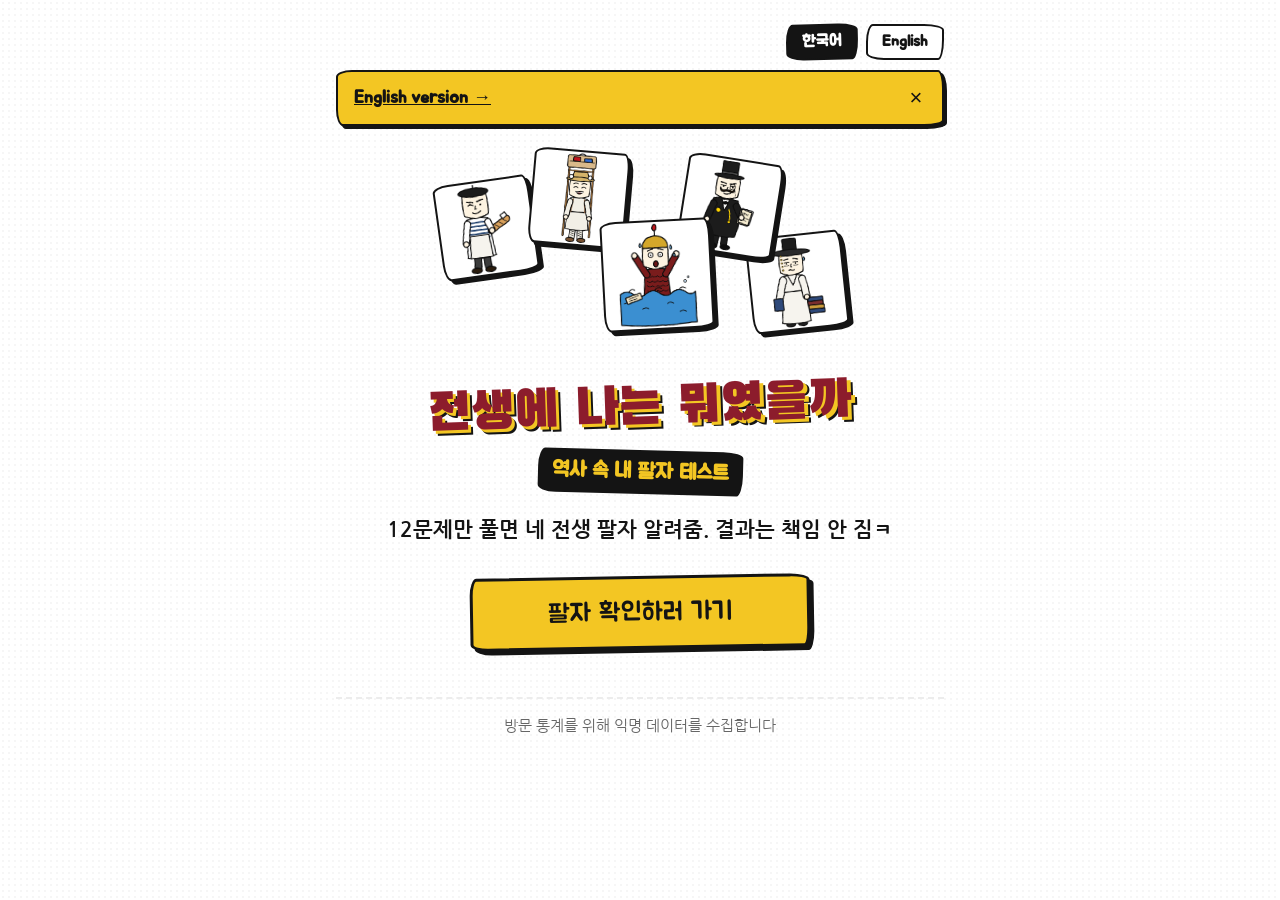
<file: index.html>
<!DOCTYPE html>
<html lang="ko">
<head>
  <meta charset="UTF-8">
  <meta name="viewport" content="width=device-width, initial-scale=1.0">

  <!-- Google Analytics (GA4) 방문 통계
       광고 차단기가 아래 첫 번째 줄을 막아도, gtag 함수는 두 번째 블록에서 직접 만들어 두기 때문에
       사이트는 그대로 작동해요 (기록만 안 될 뿐). -->
  <script async src="https://www.googletagmanager.com/gtag/js?id=G-8WF0LNH1V7"></script>
  <script>
    window.dataLayer = window.dataLayer || [];
    function gtag(){dataLayer.push(arguments);}
    gtag('js', new Date());
    // 주소 끝에 ?debug=1 을 붙여 열면 GA의 DebugView 에서 이벤트를 바로 확인할 수 있어요.
    // language / site_language: 한국어판 'ko' (페이지 방문 기록에도 같이 남아요)
    var gaConfig = { language: 'ko', site_language: 'ko' };
    if (/[?&]debug=1\b/.test(location.search)) gaConfig.debug_mode = true;
    gtag('config', 'G-8WF0LNH1V7', gaConfig);
  </script>
  <title>전생에 나는 뭐였을까 — 역사 속 내 팔자 테스트</title>
  <meta name="description" content="역사 속 내 팔자 테스트">
  <link rel="icon" href="data:image/svg+xml,<svg xmlns='http://www.w3.org/2000/svg' viewBox='0 0 100 100'><text y='.9em' font-size='90'>🔮</text></svg>">

  <!-- 링크 미리보기 (카톡·인스타·페이스북 등에 주소 붙였을 때 뜨는 제목·그림) -->
  <!-- 사이트 주소(GitHub Pages)가 바뀌면 아래 주소 3곳도 같이 바꿔 주세요.
       미리보기 그림을 다시 만들려면 tools/미리보기그림.html 참고 -->
  <meta property="og:url" content="https://koreanracooncoon-spec.github.io/racooncoon/">
  <meta property="og:type" content="website">
  <meta property="og:title" content="전생에 나는 뭐였을까">
  <meta property="og:description" content="역사 속 내 팔자 테스트">
  <meta property="og:image" content="https://koreanracooncoon-spec.github.io/racooncoon/og-image.png">
  <meta property="og:image:width" content="1200">
  <meta property="og:image:height" content="630">
  <meta name="twitter:card" content="summary_large_image">
  <meta name="twitter:title" content="전생에 나는 뭐였을까">
  <meta name="twitter:description" content="역사 속 내 팔자 테스트">
  <meta name="twitter:image" content="https://koreanracooncoon-spec.github.io/racooncoon/og-image.png">
  <meta property="og:locale" content="ko_KR">
  <meta property="og:locale:alternate" content="en_US">

  <!-- 언어판 주소 안내 (검색엔진용): 한국어판은 지금 주소, 영어판은 /en/ -->
  <link rel="canonical" href="https://koreanracooncoon-spec.github.io/racooncoon/">
  <link rel="alternate" hreflang="ko" href="https://koreanracooncoon-spec.github.io/racooncoon/">
  <link rel="alternate" hreflang="en" href="https://koreanracooncoon-spec.github.io/racooncoon/en/">

  <!-- 폰트: 제목은 만화 느낌, 본문은 읽기 편한 고딕 (인터넷이 없으면 기본 글꼴로 보여요) -->
  <link rel="preconnect" href="https://fonts.googleapis.com">
  <link rel="preconnect" href="https://fonts.gstatic.com" crossorigin>
  <link href="https://fonts.googleapis.com/css2?family=Black+Han+Sans&family=Jua&family=Nanum+Gothic:wght@400;700;800&display=swap" rel="stylesheet">
  <!-- ?v=날짜 : 파일을 고치면 이 날짜도 바꿔 주세요. 방문자 브라우저가 예전 파일을 쓰지 않고 새로 받아요. -->
  <link rel="stylesheet" href="style.css?v=20261020">
</head>
<body>
<div id="app">

  <!-- 언어 바꾸기 (누르면 영어판 주소 /en/ 으로 이동) -->
  <nav class="lang-switch" aria-label="Language">
    <span class="lang-btn active" aria-current="page" lang="ko">한국어</span>
    <a class="lang-btn" href="en/" hreflang="en" lang="en">English</a>
  </nav>

  <!-- 브라우저 언어가 한국어가 아닌 사람에게만 뜨는 안내 (자동으로 옮기지는 않음) -->
  <div class="en-hint hidden" id="en-hint" lang="en">
    <a href="en/" hreflang="en">English version →</a>
    <button type="button" class="en-hint-close" id="en-hint-close" aria-label="Close">×</button>
  </div>

  <!-- ========== 1. 시작 화면 ========== -->
  <section class="screen" id="screen-start">
    <div class="collage" id="collage"></div>
    <h1 class="title" id="title"></h1>
    <p class="subtitle" id="subtitle"></p>
    <p class="intro" id="intro"></p>
    <div class="start-wrap">
      <button class="btn btn-main" id="start-btn"></button>
    </div>
  </section>

  <!-- ========== 2. 질문 화면 ========== -->
  <section class="screen hidden" id="screen-quiz">
    <div class="progress-row">
      <div class="progress-track"><div class="progress-fill" id="progress-fill"></div></div>
      <span class="progress-count" id="progress-count"></span>
    </div>
    <p class="progress-comment" id="progress-comment"></p>
    <p class="luck-notice hidden" id="luck-notice"></p>
    <div class="card quiz-card" id="quiz-card">
      <span class="question-num" id="question-num"></span>
      <p class="question-text" id="question-text"></p>
    </div>
    <div class="options" id="options"></div>
  </section>

  <!-- ========== 3. 로딩 화면 ========== -->
  <section class="screen hidden" id="screen-loading">
    <div class="loading-icon">🔮</div>
    <p class="loading-text" id="loading-text"></p>
    <div class="progress-track big"><div class="progress-fill" id="loading-fill"></div></div>
    <p class="loading-pct" id="loading-pct">0%</p>
  </section>

  <!-- ========== 4. 결과 화면 ========== -->
  <section class="screen hidden" id="screen-result">
    <p class="result-label" id="result-label"></p>
    <div class="hero">
      <div class="hero-portrait" id="result-portrait"></div>
      <div class="bubble">
        <p id="bubble-text"></p>
        <p class="bubble-skip" id="bubble-skip"></p>
      </div>
    </div>
    <div class="name-tag">
      <span class="era-chip" id="result-era"></span>
      <h2 id="result-name"></h2>
      <p class="signature" id="result-signature"></p>
    </div>

    <div class="info-grid">
      <div class="card info"><p class="info-title" id="info-job-title">💼 직업</p><p id="info-job"></p></div>
      <div class="card info"><p class="info-title" id="info-money-title">💰 재산</p><p id="info-money"></p><p class="info-sub" id="info-money-now"></p></div>
      <div class="card info"><p class="info-title" id="info-day-title">🕰️ 하루 일과</p><p id="info-day"></p></div>
      <div class="card info"><p class="info-title" id="info-danger-title">☠️ 사망 플래그 위험도</p><p class="stars" id="info-danger"></p><p class="info-sub" id="info-danger-note"></p></div>
    </div>

    <div class="card history">
      <p class="history-title" id="history-title"></p>
      <p id="history-text"></p>
    </div>

    <div class="relations">
      <div class="card relation match" id="match-box"></div>
      <div class="card relation enemy" id="enemy-box"></div>
    </div>

    <div class="card chart-card">
      <p class="chart-title" id="chart-title"></p>
      <div id="chart"></div>
    </div>

    <div class="result-buttons">
      <button class="btn btn-main" id="share-btn"></button>
      <button class="btn btn-sub" id="retry-btn"></button>
    </div>
  </section>

  <!-- 구석 훈수 캐릭터 -->
  <div class="kibitz" id="kibitz" aria-live="polite">
    <div class="kibitz-bubble" id="kibitz-text"></div>
    <div class="kibitz-face">😏</div>
  </div>

  <div class="toast" id="toast"></div>

  <footer class="site-footer" id="footer">방문 통계를 위해 익명 데이터를 수집합니다</footer>
</div>

<!-- 순서 중요: data.js 가 먼저! (영어판은 en/index.html) -->
<script src="data.js?v=20261020"></script>
<script src="script.js?v=20261020"></script>
</body>
</html>
</file>
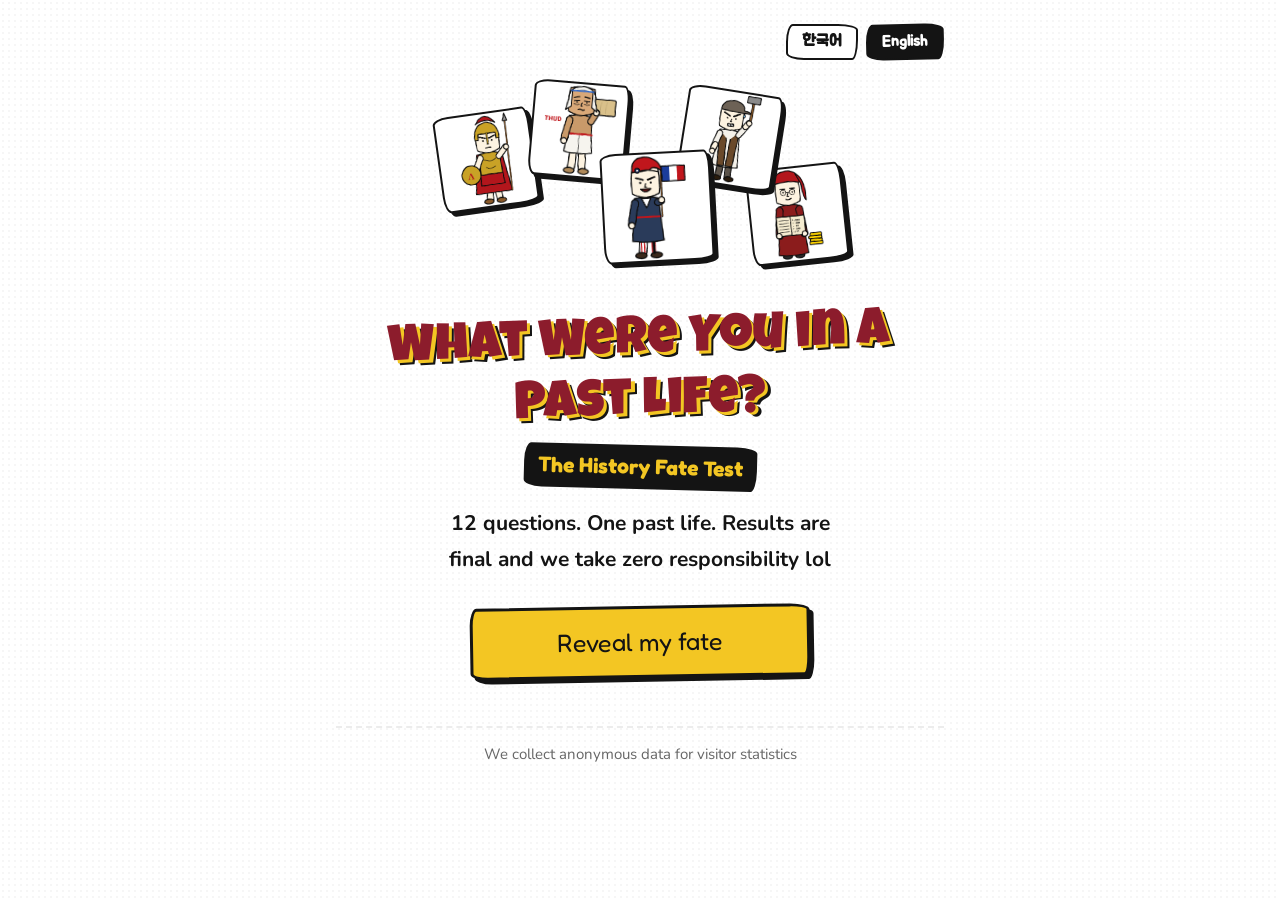
<file: en/index.html>
<!DOCTYPE html>
<html lang="en">
<head>
  <meta charset="UTF-8">
  <meta name="viewport" content="width=device-width, initial-scale=1.0">

  <!-- 영어판 페이지 (주소 끝 /en/). 그림·스타일·스크립트는 한 칸 위 폴더의 파일을 같이 써요 -->
  <script>window.ASSET_BASE = "../";</script>

  <!-- Google Analytics (GA4) 방문 통계 (한국어판과 같은 아이디)
       광고 차단기가 아래 첫 번째 줄을 막아도, gtag 함수는 두 번째 블록에서 직접 만들어 두기 때문에
       사이트는 그대로 작동해요 (기록만 안 될 뿐). -->
  <script async src="https://www.googletagmanager.com/gtag/js?id=G-8WF0LNH1V7"></script>
  <script>
    window.dataLayer = window.dataLayer || [];
    function gtag(){dataLayer.push(arguments);}
    gtag('js', new Date());
    // 주소 끝에 ?debug=1 을 붙여 열면 GA의 DebugView 에서 이벤트를 바로 확인할 수 있어요.
    // language / site_language: 영어판 'en' (페이지 방문 기록에도 같이 남아요)
    var gaConfig = { language: 'en', site_language: 'en' };
    if (/[?&]debug=1\b/.test(location.search)) gaConfig.debug_mode = true;
    gtag('config', 'G-8WF0LNH1V7', gaConfig);
  </script>
  <title>What Were You in a Past Life? — The History Fate Test</title>
  <meta name="description" content="12 questions. One past life. Find out who you were in history — no refunds.">
  <link rel="icon" href="data:image/svg+xml,<svg xmlns='http://www.w3.org/2000/svg' viewBox='0 0 100 100'><text y='.9em' font-size='90'>🔮</text></svg>">

  <!-- 링크 미리보기 (카톡·인스타·페이스북 등에 주소 붙였을 때 뜨는 제목·그림) -->
  <!-- 영어판 미리보기. 사이트 주소(GitHub Pages)가 바뀌면 아래 주소들도 같이 바꿔 주세요.
       미리보기 그림(en/og-image.png)을 다시 만들려면 tools/미리보기그림만들기.bat 참고 -->
  <meta property="og:url" content="https://koreanracooncoon-spec.github.io/racooncoon/en/">
  <meta property="og:type" content="website">
  <meta property="og:title" content="What Were You in a Past Life?">
  <meta property="og:description" content="The History Fate Test — 12 questions, one past life, zero refunds.">
  <meta property="og:image" content="https://koreanracooncoon-spec.github.io/racooncoon/en/og-image.png">
  <meta property="og:image:width" content="1200">
  <meta property="og:image:height" content="630">
  <meta name="twitter:card" content="summary_large_image">
  <meta name="twitter:title" content="What Were You in a Past Life?">
  <meta name="twitter:description" content="The History Fate Test — 12 questions, one past life, zero refunds.">
  <meta name="twitter:image" content="https://koreanracooncoon-spec.github.io/racooncoon/en/og-image.png">
  <meta property="og:locale" content="en_US">
  <meta property="og:locale:alternate" content="ko_KR">

  <!-- 언어판 주소 안내 (검색엔진용): 한국어판은 지금 주소, 영어판은 /en/ -->
  <link rel="canonical" href="https://koreanracooncoon-spec.github.io/racooncoon/en/">
  <link rel="alternate" hreflang="ko" href="https://koreanracooncoon-spec.github.io/racooncoon/">
  <link rel="alternate" hreflang="en" href="https://koreanracooncoon-spec.github.io/racooncoon/en/">

  <!-- 폰트: 제목 Luckiest Guy, 버튼 Fredoka, 본문 Nunito (+ 언어 버튼의 "한국어"용 Jua) -->
  <link rel="preconnect" href="https://fonts.googleapis.com">
  <link rel="preconnect" href="https://fonts.gstatic.com" crossorigin>
  <link href="https://fonts.googleapis.com/css2?family=Jua&family=Luckiest+Guy&family=Fredoka:wght@600;700&family=Nunito:wght@700;800&display=swap" rel="stylesheet">
  <!-- ?v=날짜 : 파일을 고치면 이 날짜도 바꿔 주세요. 방문자 브라우저가 예전 파일을 쓰지 않고 새로 받아요. -->
  <link rel="stylesheet" href="../style.css?v=20261020">
</head>
<body>
<div id="app">

  <!-- 언어 바꾸기 (누르면 한국어판 주소로 이동) -->
  <nav class="lang-switch" aria-label="Language">
    <a class="lang-btn" href="../" hreflang="ko" lang="ko">한국어</a>
    <span class="lang-btn active" aria-current="page" lang="en">English</span>
  </nav>

  <!-- ========== 1. 시작 화면 ========== -->
  <section class="screen" id="screen-start">
    <div class="collage" id="collage"></div>
    <h1 class="title" id="title"></h1>
    <p class="subtitle" id="subtitle"></p>
    <p class="intro" id="intro"></p>
    <div class="start-wrap">
      <button class="btn btn-main" id="start-btn"></button>
    </div>
  </section>

  <!-- ========== 2. 질문 화면 ========== -->
  <section class="screen hidden" id="screen-quiz">
    <div class="progress-row">
      <div class="progress-track"><div class="progress-fill" id="progress-fill"></div></div>
      <span class="progress-count" id="progress-count"></span>
    </div>
    <p class="progress-comment" id="progress-comment"></p>
    <p class="luck-notice hidden" id="luck-notice"></p>
    <div class="card quiz-card" id="quiz-card">
      <span class="question-num" id="question-num"></span>
      <p class="question-text" id="question-text"></p>
    </div>
    <div class="options" id="options"></div>
  </section>

  <!-- ========== 3. 로딩 화면 ========== -->
  <section class="screen hidden" id="screen-loading">
    <div class="loading-icon">🔮</div>
    <p class="loading-text" id="loading-text"></p>
    <div class="progress-track big"><div class="progress-fill" id="loading-fill"></div></div>
    <p class="loading-pct" id="loading-pct">0%</p>
  </section>

  <!-- ========== 4. 결과 화면 ========== -->
  <section class="screen hidden" id="screen-result">
    <p class="result-label" id="result-label"></p>
    <div class="hero">
      <div class="hero-portrait" id="result-portrait"></div>
      <div class="bubble">
        <p id="bubble-text"></p>
        <p class="bubble-skip" id="bubble-skip"></p>
      </div>
    </div>
    <div class="name-tag">
      <span class="era-chip" id="result-era"></span>
      <h2 id="result-name"></h2>
      <p class="signature" id="result-signature"></p>
    </div>

    <div class="info-grid">
      <div class="card info"><p class="info-title" id="info-job-title">💼 Job</p><p id="info-job"></p></div>
      <div class="card info"><p class="info-title" id="info-money-title">💰 Net worth</p><p id="info-money"></p><p class="info-sub" id="info-money-now"></p></div>
      <div class="card info"><p class="info-title" id="info-day-title">🕰️ Daily routine</p><p id="info-day"></p></div>
      <div class="card info"><p class="info-title" id="info-danger-title">☠️ Death flag risk</p><p class="stars" id="info-danger"></p><p class="info-sub" id="info-danger-note"></p></div>
    </div>

    <div class="card history">
      <p class="history-title" id="history-title"></p>
      <p id="history-text"></p>
    </div>

    <div class="relations">
      <div class="card relation match" id="match-box"></div>
      <div class="card relation enemy" id="enemy-box"></div>
    </div>

    <div class="card chart-card">
      <p class="chart-title" id="chart-title"></p>
      <div id="chart"></div>
    </div>

    <div class="result-buttons">
      <button class="btn btn-main" id="share-btn"></button>
      <button class="btn btn-sub" id="retry-btn"></button>
    </div>
  </section>

  <!-- 구석 훈수 캐릭터 -->
  <div class="kibitz" id="kibitz" aria-live="polite">
    <div class="kibitz-bubble" id="kibitz-text"></div>
    <div class="kibitz-face">😏</div>
  </div>

  <div class="toast" id="toast"></div>

  <footer class="site-footer" id="footer">We collect anonymous data for visitor statistics</footer>
</div>

<!-- 순서 중요: data_en.js 가 먼저! (한국어판은 ../index.html) -->
<script src="../data_en.js?v=20261020"></script>
<script src="../script.js?v=20261020"></script>
</body>
</html>
</file>
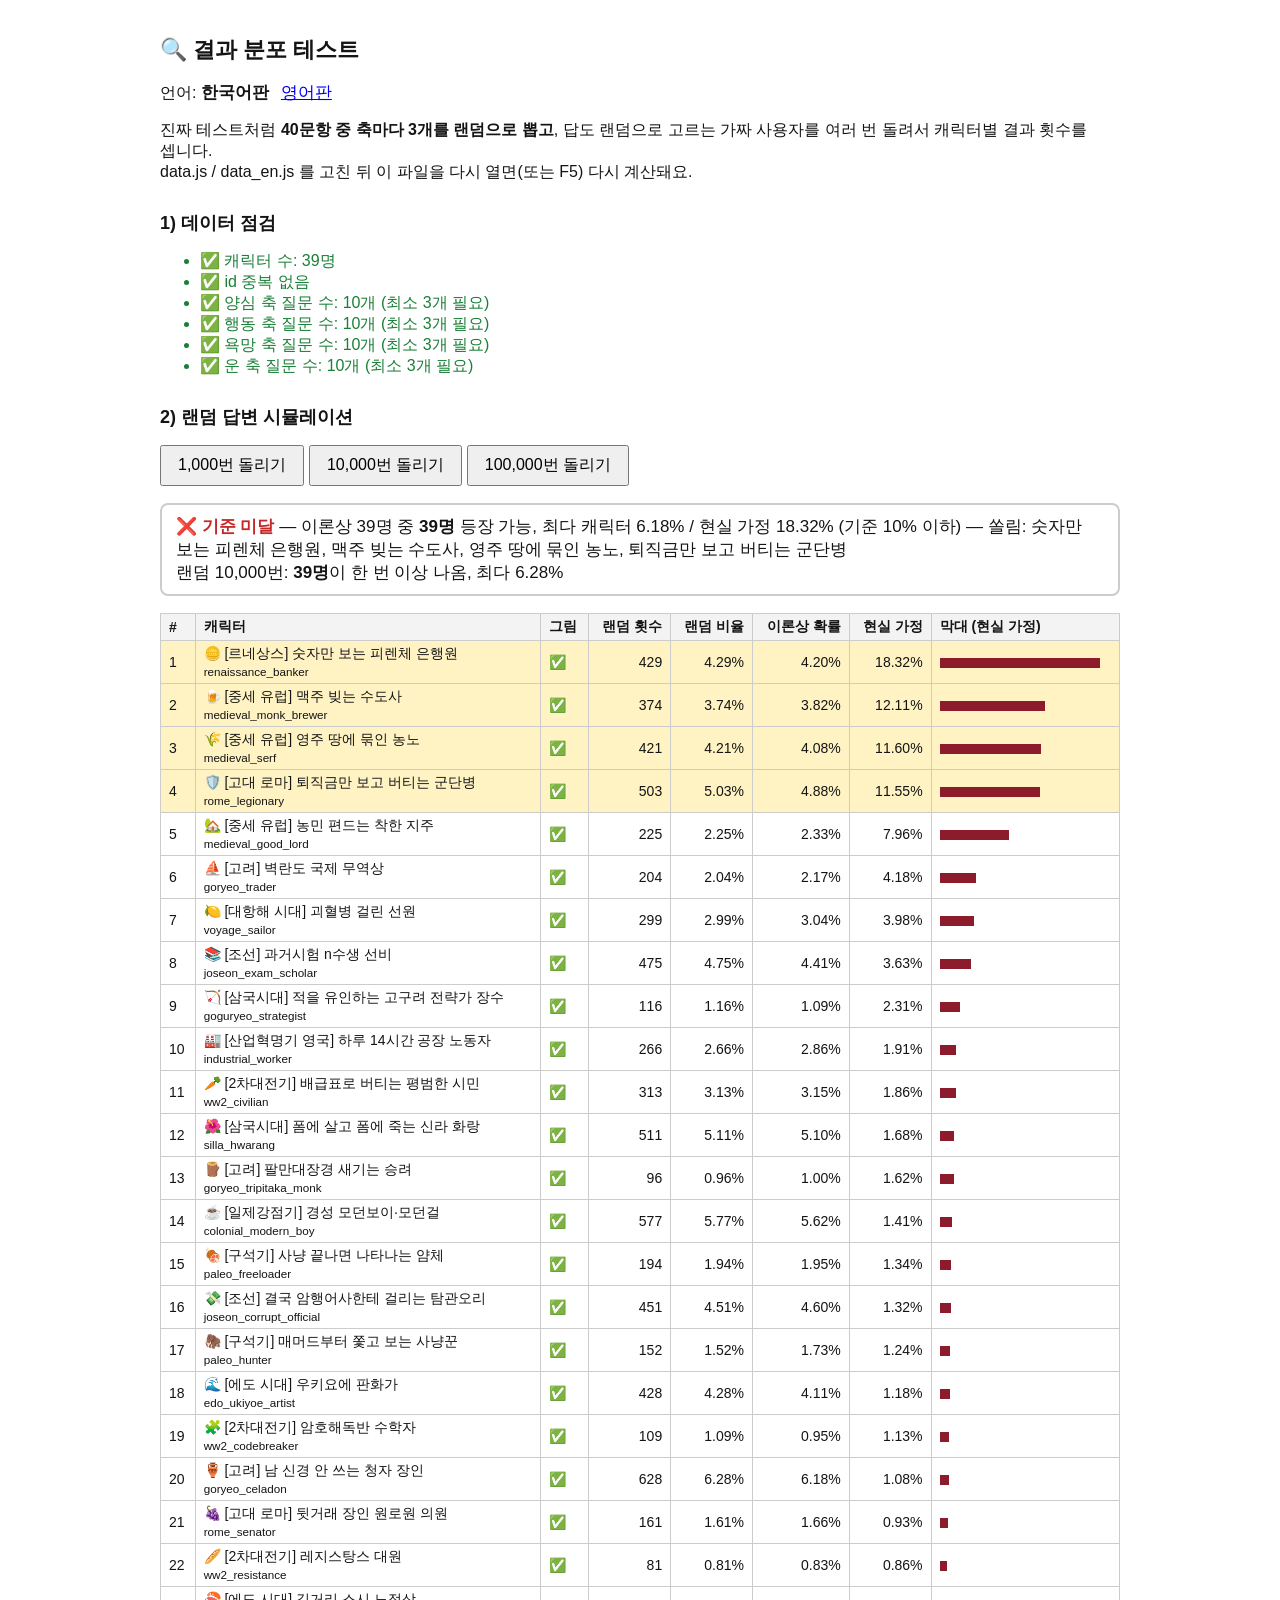
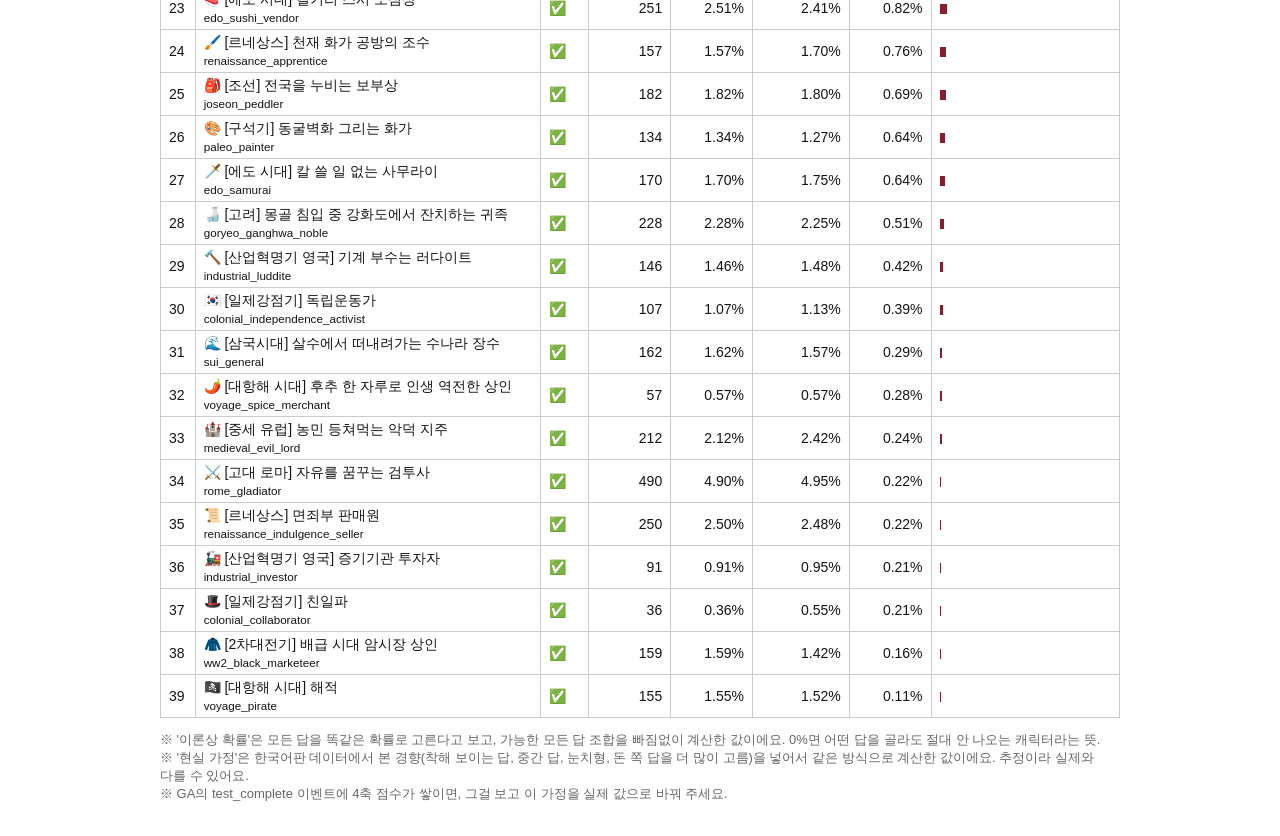
<file: test.html>
<!DOCTYPE html>
<html lang="ko">
<head>
<meta charset="UTF-8">
<meta name="viewport" content="width=device-width, initial-scale=1.0">
<title>결과 분포 테스트</title>
<style>
  body { font-family: "Malgun Gothic", sans-serif; max-width: 960px; margin: 0 auto; padding: 20px 16px; background: #fff; color: #141414; word-break: keep-all; }
  h1 { font-size: 22px; }
  h2 { font-size: 18px; margin-top: 28px; }
  table { border-collapse: collapse; width: 100%; font-size: 14px; }
  th, td { border: 1px solid #ccc; padding: 4px 8px; text-align: left; }
  th { background: #f3f3f3; }
  .bar { display: inline-block; height: 10px; background: #8c1c2c; vertical-align: middle; }
  .zero { background: #ffe1e1; }
  .over { background: #fff3c4; }
  .ok { color: #1a7f37; } .bad { color: #c62828; font-weight: bold; }
  button { font-size: 16px; padding: 8px 16px; cursor: pointer; }
  .num { text-align: right; white-space: nowrap; }
  .verdict { font-size: 17px; padding: 10px 14px; border: 2px solid #ccc; border-radius: 8px; }
  .langs a { margin-right: 12px; font-size: 17px; }
  .langs a.on { font-weight: bold; color: #141414; text-decoration: none; }
</style>
</head>
<body>
<h1>🔍 결과 분포 테스트</h1>
<p class="langs">언어: <a href="?lang=ko" id="lk">한국어판</a><a href="?lang=en" id="le">영어판</a></p>
<p>진짜 테스트처럼 <b>40문항 중 축마다 3개를 랜덤으로 뽑고</b>, 답도 랜덤으로 고르는 가짜 사용자를 여러 번 돌려서 캐릭터별 결과 횟수를 셉니다.<br>
data.js / data_en.js 를 고친 뒤 이 파일을 다시 열면(또는 F5) 다시 계산돼요.</p>

<h2>1) 데이터 점검</h2>
<ul id="checks"></ul>

<h2>2) 랜덤 답변 시뮬레이션</h2>
<p>
  <button onclick="runSim(1000)">1,000번 돌리기</button>
  <button onclick="runSim(10000)">10,000번 돌리기</button>
  <button onclick="runSim(100000)">100,000번 돌리기</button>
</p>
<p class="verdict" id="verdict"></p>
<table>
  <thead><tr><th>#</th><th>캐릭터</th><th>그림</th><th class="num">랜덤 횟수</th><th class="num">랜덤 비율</th><th class="num">이론상 확률</th><th class="num">현실 가정</th><th>막대 (현실 가정)</th></tr></thead>
  <tbody id="rows"></tbody>
</table>
<p style="font-size:13px;color:#666">※ '이론상 확률'은 모든 답을 똑같은 확률로 고른다고 보고, 가능한 모든 답 조합을 빠짐없이 계산한 값이에요. 0%면 어떤 답을 골라도 절대 안 나오는 캐릭터라는 뜻.<br>
※ '현실 가정'은 한국어판 데이터에서 본 경향(착해 보이는 답, 중간 답, 눈치형, 돈 쪽 답을 더 많이 고름)을 넣어서 같은 방식으로 계산한 값이에요. 추정이라 실제와 다를 수 있어요.<br>
※ GA의 test_complete 이벤트에 4축 점수가 쌓이면, 그걸 보고 이 가정을 실제 값으로 바꿔 주세요.</p>

<script src="data.js"></script>
<script src="data_en.js"></script>
<script src="script.js"></script>
<script>
// computeAxes, findCharacter, buildQuiz, AXIS_KEYS 는 script.js 에 있는 것을 그대로 씀
const LANG = new URLSearchParams(location.search).get("lang") === "en" ? "en" : "ko";
PastLife.setLang(LANG);
const { CHARACTERS: CH, QUESTIONS: QS, AXES: AX, imageDir } = PastLife.data();
document.getElementById(LANG === "en" ? "le" : "lk").classList.add("on");
const LIMIT = LANG === "en" ? 0.08 : 0.10;   // 한 캐릭터가 이 비율을 넘으면 '쏠림'

// '현실 가정' 답 고르는 확률 [-2, -1, +1, +2 순서]
const REALISTIC = {
  conscience: [0.05, 0.15, 0.45, 0.35],  // 착해 보이는 답을 많이 고름
  action:     [0.30, 0.35, 0.25, 0.10],  // 눈치형 쪽
  desire:     [0.10, 0.25, 0.40, 0.25],  // 돈 쪽
  luck:       [0.15, 0.30, 0.40, 0.15]   // 중간 답
};
const UNIFORM = { conscience: [.25, .25, .25, .25], action: [.25, .25, .25, .25], desire: [.25, .25, .25, .25], luck: [.25, .25, .25, .25] };

// ---------- 1) 데이터 점검 ----------
const checks = [];
const ids = CH.map(c => c.id);
checks.push([true, `캐릭터 수: ${CH.length}명`]);
const dup = ids.filter((id, i) => ids.indexOf(id) !== i);
checks.push([dup.length === 0, dup.length ? `겹치는 id: ${dup.join(", ")}` : "id 중복 없음"]);
AXIS_KEYS.forEach(k => {
  const n = QS.filter(q => q.axis === k).length;
  checks.push([n >= PER_AXIS, `${AX[k].name} 축 질문 수: ${n}개 (최소 ${PER_AXIS}개 필요)`]);
});
QS.forEach((q, i) => {
  if (!AXIS_KEYS.includes(q.axis)) checks.push([false, `${i + 1}번째 질문의 axis 가 잘못됨: ${q.axis}`]);
  const s = q.options.map(o => o.score).sort((a, b) => a - b).join(",");
  if (s !== "-2,-1,1,2") checks.push([false, `"${q.q}" 점수가 -2,-1,1,2 가 아님 (${s})`]);
});
const vecs = {};
CH.forEach(c => {
  ["match", "enemy"].forEach(r => {
    if (!c[r] || !ids.includes(c[r].id)) checks.push([false, `${c.id} 의 ${r} id 가 없음: ${c[r] && c[r].id}`]);
  });
  const v = AXIS_KEYS.map(k => c.scores[k]).join(",");
  if (vecs[v]) checks.push([false, `점수가 완전히 같은 캐릭터: ${vecs[v]} / ${c.id}`]);
  vecs[v] = c.id;
});
document.getElementById("checks").innerHTML = checks
  .map(([ok, msg]) => `<li class="${ok ? "ok" : "bad"}">${ok ? "✅" : "❌"} ${msg}</li>`).join("");

// ---------- 이론상 확률 (모든 조합 정확 계산) ----------
// 어떤 질문이 뽑혀도 선택지 점수는 -2,-1,+1,+2 한 세트라서,
// 축마다 '3문제 점수 합'의 분포(64가지 조합)만 알면 정확히 계산할 수 있어요.
const OPTS = [-2, -1, 1, 2];
function sumDist(p) {
  const d = {};
  (function rec(j, s, w) {
    if (j === PER_AXIS) { d[s] = (d[s] || 0) + w; return; }
    OPTS.forEach((o, i) => rec(j + 1, s + o, w * p[i]));
  })(0, 0, 1);
  return d;
}
function exactShares(probs) {
  const dists = AXIS_KEYS.map(k => sumDist(probs[k]));
  const out = {};
  (function rec(j, sums, w) {
    if (j === AXIS_KEYS.length) {
      // computeAxes 에 그대로 넣을 수 있게 '가짜 답' 목록으로 만들기 (합만 같으면 결과 같음)
      const picks = [];
      AXIS_KEYS.forEach((k, i) => {
        for (let n = 0; n < PER_AXIS; n++) picks.push({ axis: k, score: n === 0 ? sums[i] : 0 });
      });
      const c = findCharacter(computeAxes(picks));
      out[c.id] = (out[c.id] || 0) + w;
      return;
    }
    for (const s in dists[j]) rec(j + 1, [...sums, Number(s)], w * dists[j][s]);
  })(0, [], 1);
  return out;
}
const exact = exactShares(UNIFORM);
const real = exactShares(REALISTIC);

// ---------- 그림 있는지 확인 ----------
const hasImage = {};
CH.forEach(c => {
  const img = new Image();
  img.onload = () => { hasImage[c.id] = true; render(); };
  img.onerror = () => { hasImage[c.id] = false; render(); };
  img.src = imageDir + c.id + ".png";
});

// ---------- 2) 랜덤 시뮬레이션 (진짜 테스트와 똑같이 문제 뽑기) ----------
let lastCounts = {}, lastN = 0;
function runSim(n) {
  const counts = {};
  for (let t = 0; t < n; t++) {
    const quiz = buildQuiz();
    const picks = quiz.map(q => {
      const opt = q.options[Math.floor(Math.random() * q.options.length)];
      return { axis: q.axis, score: opt.score };
    });
    const c = findCharacter(computeAxes(picks));
    counts[c.id] = (counts[c.id] || 0) + 1;
  }
  lastCounts = counts; lastN = n;
  render();
}

function render() {
  const n = lastN, counts = lastCounts;
  const rows = CH.map(c => ({ c, cnt: counts[c.id] || 0, p: exact[c.id] || 0, r: real[c.id] || 0 }))
    .sort((a, b) => b.r - a.r);
  const maxR = Math.max(...rows.map(r => r.r));
  document.getElementById("rows").innerHTML = rows.map((r, i) => `
    <tr class="${r.p === 0 ? "zero" : (r.p > LIMIT || r.r > LIMIT) ? "over" : ""}">
      <td>${i + 1}</td>
      <td>${r.c.emoji} [${r.c.era}] ${r.c.name}<br><small>${r.c.id}</small></td>
      <td>${hasImage[r.c.id] === undefined ? "…" : hasImage[r.c.id] ? "✅" : "없음"}</td>
      <td class="num">${n ? r.cnt.toLocaleString() : "-"}</td>
      <td class="num">${n ? ((r.cnt / n) * 100).toFixed(2) + "%" : "-"}</td>
      <td class="num">${(r.p * 100).toFixed(2)}%</td>
      <td class="num">${(r.r * 100).toFixed(2)}%</td>
      <td><span class="bar" style="width:${(r.r / maxR) * 160}px"></span></td>
    </tr>`).join("");

  const appeared = rows.filter(r => r.cnt > 0).length;
  const never = rows.filter(r => r.p === 0);
  const over = rows.filter(r => r.p > LIMIT || r.r > LIMIT);
  const maxP = Math.max(...rows.map(r => r.p));
  const simMax = rows.reduce((m, r) => Math.max(m, r.cnt / (n || 1)), 0);
  const allOk = never.length === 0 && over.length === 0;
  document.getElementById("verdict").innerHTML =
    `<b class="${allOk ? "ok" : "bad"}">${allOk ? "✅ 통과" : "❌ 기준 미달"}</b> — ` +
    `이론상 ${CH.length}명 중 <b>${CH.length - never.length}명</b> 등장 가능` +
    (never.length ? ` (절대 안 나옴: ${never.map(r => r.c.name).join(", ")})` : "") +
    `, 최다 캐릭터 ${(maxP * 100).toFixed(2)}% / 현실 가정 ${(maxR * 100).toFixed(2)}% (기준 ${LIMIT * 100}% 이하)` +
    (over.length ? ` — 쏠림: ${over.map(r => r.c.name).join(", ")}` : "") +
    `<br>랜덤 ${n.toLocaleString()}번: <b>${appeared}명</b>이 한 번 이상 나옴, 최다 ${(simMax * 100).toFixed(2)}%`;
}

runSim(10000);
</script>
</body>
</html>
</file>
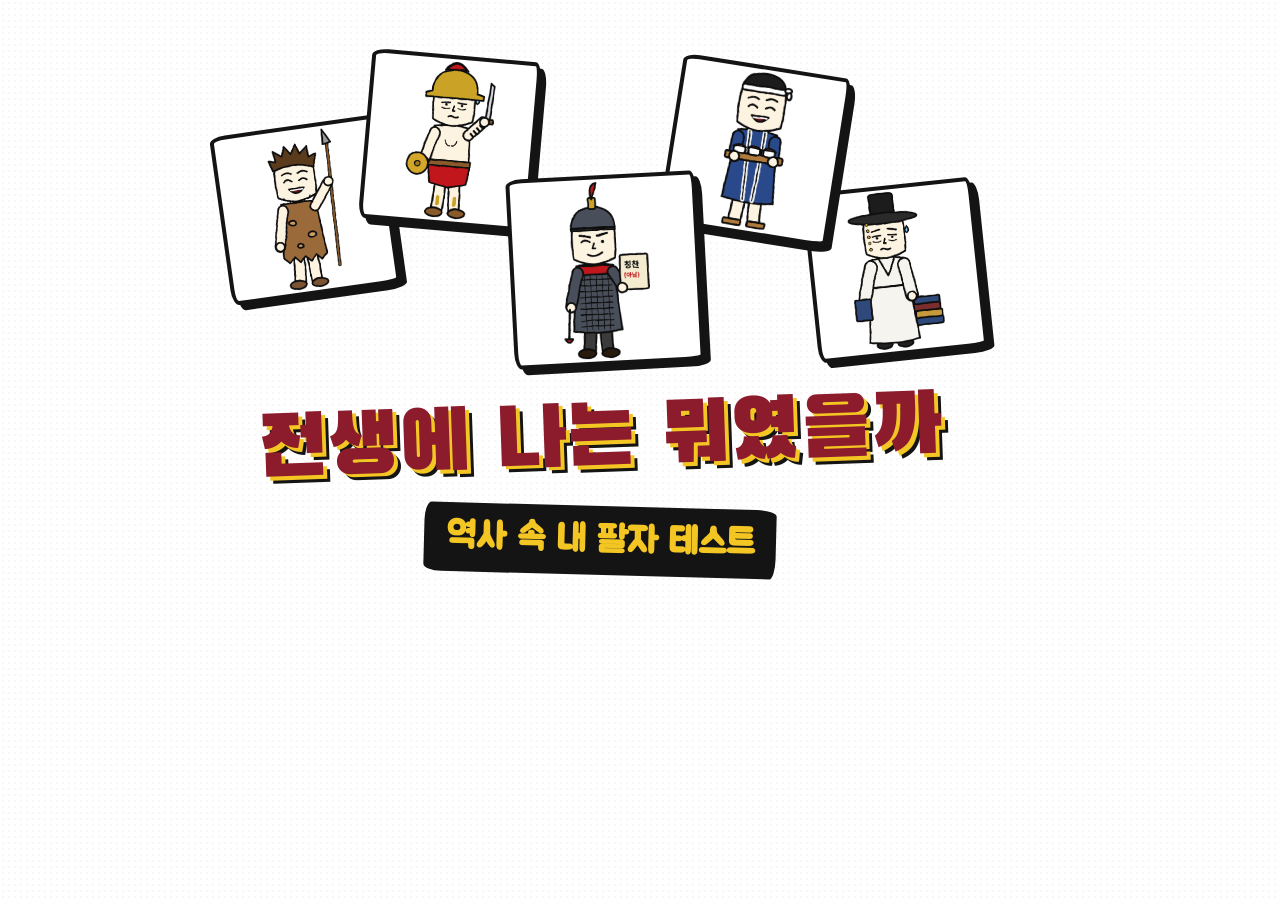
<file: tools/미리보기그림.html>
<!DOCTYPE html>
<html lang="ko">
<head>
<meta charset="UTF-8">
<title>미리보기 그림 (1200×630)</title>
<!--
  링크 미리보기용 그림(og-image.png)을 만드는 페이지예요.
  첫 화면처럼 캐릭터 그림을 비뚤게 모아 두고 제목을 얹었어요.

  ▶ 그림 다시 만들기: 같은 폴더의 "미리보기그림만들기.bat" 더블클릭
    → 한국어판 og-image.png, 영어판 en/og-image.png 가 새로 저장돼요.
  ▶ 주소 끝에 #en 을 붙이면 영어판 그림이 나와요.
  ▶ 들어갈 캐릭터를 바꾸고 싶으면 아래 PICKS 의 아이디만 바꾸세요.
-->
<link rel="preconnect" href="https://fonts.googleapis.com">
<link rel="preconnect" href="https://fonts.gstatic.com" crossorigin>
<link href="https://fonts.googleapis.com/css2?family=Black+Han+Sans&family=Jua&family=Nanum+Gothic:wght@700&family=Luckiest+Guy&family=Fredoka:wght@600;700&display=swap" rel="stylesheet">
<link rel="stylesheet" href="../style.css">
<style>
  html, body { margin: 0; width: 1200px; height: 630px; overflow: hidden; }
  .og {
    width: 1200px; height: 630px;
    display: flex; flex-direction: column; align-items: center; justify-content: center;
    text-align: center;
  }
  .og .collage { height: 330px; width: 760px; max-width: none; margin: 0 auto 6px; }
  .og .collage-item { width: 170px !important; height: 170px !important; border-width: 4px; box-shadow: 6px 6px 0 var(--ink); }
  .og .collage-item.pos0 { left: 0;   top: 70px; }
  .og .collage-item.pos1 { left: 145px; top: 0; }
  .og .collage-item.pos2 { left: 290px; top: 120px; width: 190px !important; height: 190px !important; }
  .og .collage-item.pos3 { left: 450px; top: 10px; }
  .og .collage-item.pos4 { left: 590px; top: 130px; }
  .og .title { font-size: 84px; margin-bottom: 14px; text-shadow: 4px 4px 0 var(--gold), 7px 7px 0 var(--ink); }
  .og .subtitle { font-size: 36px; padding: 4px 22px; margin: 0; }
  html[lang="en"] .og .title { font-size: 70px; }
</style>
</head>
<body>
<div class="og">
  <div class="collage" id="collage"></div>
  <h1 class="title">전생에 나는 뭐였을까</h1>
  <p class="subtitle">역사 속 내 팔자 테스트</p>
</div>
<script>
  const EN = location.hash === "#en";
  const PICKS = EN
    ? ["viking_raider", "greece_philosopher", "twenties_flapper", "medieval_plague_doctor", "voyage_pirate"]
    : ["paleo_hunter", "rome_gladiator", "goguryeo_strategist", "edo_sushi_vendor", "joseon_exam_scholar"];
  if (EN) {
    document.documentElement.lang = "en";
    document.querySelector(".og .title").textContent = "What Were You in a Past Life?";
    document.querySelector(".og .subtitle").textContent = "The History Fate Test";
  }
  const box = document.getElementById("collage");
  PICKS.forEach((id, i) => {
    const p = document.createElement("div");
    p.className = "portrait small collage-item pos" + i;
    const img = document.createElement("img");
    img.src = (EN ? "../images/en/" : "../images/") + id + ".png";
    p.appendChild(img);
    box.appendChild(p);
  });
</script>
</body>
</html>
</file>
<file: style.css>
/* =====================================================================
   style.css — 모양과 색
   색을 바꾸고 싶으면 아래 :root 안의 색 코드만 바꾸면 돼요.
   ===================================================================== */
:root {
  --ink: #141414;        /* 검정 (외곽선) */
  --wine: #8c1c2c;       /* 진한 와인레드 */
  --gold: #f3c623;       /* 노랑 (금색 느낌) */
  --gray: #8e8e8e;       /* 회색 */
  --light-gray: #ececec;
  --paper: #ffffff;      /* 흰 종이 */

  /* 손으로 그린 듯 삐뚤빼뚤한 모서리 */
  --wobble: 16px 6px 20px 7px / 7px 18px 6px 16px;
  --wobble2: 7px 20px 6px 18px / 18px 6px 20px 7px;
  --shadow: 4px 4px 0 var(--ink);
  --shadow-big: 7px 7px 0 var(--ink);

  --font-title: "Black Han Sans", "Malgun Gothic", sans-serif;
  --font-body: "Nanum Gothic", "Malgun Gothic", "Apple SD Gothic Neo", sans-serif;
  --font-btn: "Jua", "Malgun Gothic", "Apple SD Gothic Neo", sans-serif;
}

* { box-sizing: border-box; margin: 0; padding: 0; }

body {
  background-color: var(--paper);
  /* 아주 옅은 종이 질감 */
  background-image: radial-gradient(rgba(0, 0, 0, 0.035) 1px, transparent 1px);
  background-size: 6px 6px;
  color: var(--ink);
  font-family: var(--font-body);
  font-weight: 700;
  font-size: 20px;
  line-height: 1.7;
  min-height: 100vh;
  word-break: keep-all;
  overflow-x: hidden;
}

#app {
  max-width: 640px;
  margin: 0 auto;
  padding: 24px 16px 60px;
}

.hidden { display: none !important; }

/* ---------- 공통: 카드 / 버튼 ---------- */
.card {
  background: var(--paper);
  border: 3px solid var(--ink);
  border-radius: var(--wobble);
  box-shadow: var(--shadow);
  padding: 16px 18px;
}

.btn {
  display: block;
  width: 100%;
  font-family: var(--font-btn);
  font-size: 20px;
  padding: 14px 18px;
  border: 3px solid var(--ink);
  border-radius: var(--wobble2);
  box-shadow: var(--shadow);
  cursor: pointer;
  transform: rotate(-1deg);
  transition: transform 0.18s, box-shadow 0.12s;
}
.btn:hover { box-shadow: var(--shadow-big); transform: rotate(-1deg) translate(-2px, -2px); }
.btn:active { box-shadow: 1px 1px 0 var(--ink); transform: rotate(-1deg) translate(3px, 3px); }
.btn:focus-visible, .option:focus-visible { outline: 3px dashed var(--wine); outline-offset: 4px; }
.btn-main { background: var(--gold); color: var(--ink); }
.btn-sub  { background: var(--paper); color: var(--ink); transform: rotate(1deg); }
.btn-sub:hover { transform: rotate(1deg) translate(-2px, -2px); }

/* ---------- 캐릭터 그림 ---------- */
.portrait {
  background: var(--paper);
  border: 3px solid var(--ink);
  border-radius: var(--wobble);
  overflow: hidden;
  aspect-ratio: 1 / 1;
  display: flex;
  align-items: center;
  justify-content: center;
}
.portrait img {
  width: 100%;
  height: 100%;
  object-fit: contain;
  mix-blend-mode: multiply;   /* 그림의 흰 배경이 종이와 자연스럽게 섞임 */
  display: block;
}
/* 그림이 아직 없을 때 */
.portrait.empty {
  border-style: dashed;
  flex-direction: column;
  gap: 6px;
  background: #fafafa;
}
.ph-emoji { font-size: 64px; line-height: 1; }
.ph-text { font-size: 18px; color: var(--gray); }
.portrait.small { width: 64px; height: 64px; flex-shrink: 0; border-width: 2.5px; }
.portrait.small .ph-emoji { font-size: 30px; }

/* ---------- 1. 시작 화면 ---------- */
#screen-start { text-align: center; padding-top: 8px; }
.collage { position: relative; height: 210px; margin: 0 auto 18px; max-width: 420px; }
.collage-item { position: absolute; width: 96px !important; height: 96px !important; box-shadow: var(--shadow); }
.collage-item .ph-emoji { font-size: 44px !important; }
.collage-item.pos0 { left: 2%;  top: 30px;  transform: rotate(-8deg); }
.collage-item.pos1 { left: 24%; top: 0;     transform: rotate(5deg); z-index: 2; }
.collage-item.pos2 { left: 41%; top: 70px;  transform: rotate(-3deg); z-index: 3; width: 110px !important; height: 110px !important; }
.collage-item.pos3 { left: 60%; top: 8px;   transform: rotate(9deg); z-index: 2; }
.collage-item.pos4 { left: 76%; top: 84px;  transform: rotate(-6deg); }

.title {
  font-family: var(--font-title);
  font-weight: 400;
  font-size: 40px;
  line-height: 1.2;
  color: var(--wine);
  text-shadow: 3px 3px 0 var(--gold), 5px 5px 0 var(--ink);
  transform: rotate(-2deg);
  margin-bottom: 10px;
}
.subtitle {
  display: inline-block;
  font-family: var(--font-btn);
  font-size: 21px;
  background: var(--ink);
  color: var(--gold);
  padding: 4px 14px;
  border-radius: var(--wobble2);
  transform: rotate(1.5deg);
  margin-bottom: 18px;
}
.intro { font-size: 21px; margin-bottom: 28px; text-wrap: balance; }
.start-wrap { max-width: 340px; margin: 0 auto; }
#start-btn { font-size: 25px; padding: 18px; }

/* ---------- 2. 질문 화면 ---------- */
.progress-row { display: flex; align-items: center; gap: 10px; }
.progress-track {
  flex: 1;
  height: 22px;
  border: 3px solid var(--ink);
  border-radius: var(--wobble2);
  background: var(--paper);
  overflow: hidden;
  transform: rotate(-0.6deg);
}
.progress-track.big { height: 30px; margin: 18px 0 8px; }
.progress-fill {
  height: 100%;
  width: 0%;
  background: repeating-linear-gradient(-45deg, var(--wine) 0 10px, #a8283b 10px 20px);
  border-right: 3px solid var(--ink);
  transition: width 0.35s ease;
}
.progress-count { font-family: var(--font-btn); font-size: 20px; white-space: nowrap; }
.progress-comment { color: var(--wine); font-size: 19px; margin: 6px 0 18px; transform: rotate(-1deg); }

/* 운 질문 안내 (초록 점선 상자) */
.luck-notice {
  background: #eaf7e6;
  border: 3px dashed #2e7d32;
  border-radius: var(--wobble2);
  color: #1b4d1f;
  font-size: 19px;
  padding: 10px 14px;
  margin: -4px 0 26px;
  transform: rotate(-1deg);
}
.luck-notice strong { background: linear-gradient(transparent 55%, #b9e4ae 55%); }

.quiz-card { position: relative; padding: 26px 20px 22px; margin-bottom: 22px; transform: rotate(0.8deg); }
.question-num {
  position: absolute;
  top: -18px; left: 14px;
  font-family: var(--font-title);
  font-size: 22px;
  background: var(--gold);
  border: 3px solid var(--ink);
  border-radius: var(--wobble2);
  padding: 0 10px;
  transform: rotate(-4deg);
}
.question-text { font-size: 25px; font-weight: 800; line-height: 1.5; }
.quiz-card.pop { animation: pop 0.3s ease; }
@keyframes pop {
  from { opacity: 0; transform: rotate(0.8deg) scale(0.96); }
  to   { opacity: 1; transform: rotate(0.8deg) scale(1); }
}

.options { display: flex; flex-direction: column; gap: 14px; }
.option {
  display: flex;
  align-items: center;
  gap: 10px;
  text-align: left;
  width: 100%;
  font-family: var(--font-body);
  font-weight: 700;
  font-size: 21px;
  line-height: 1.5;
  color: var(--ink);
  background: var(--paper);
  border: 3px solid var(--ink);
  border-radius: var(--wobble);
  box-shadow: var(--shadow);
  padding: 14px 16px;
  cursor: pointer;
  transform: rotate(var(--tilt, 0deg));
  transition: transform 0.15s, box-shadow 0.12s, background 0.15s;
}
.option:hover { background: #fff7d6; box-shadow: var(--shadow-big); transform: rotate(var(--tilt, 0deg)) translate(-2px, -2px); }
.option.picked { background: var(--gold); box-shadow: 1px 1px 0 var(--ink); transform: rotate(var(--tilt, 0deg)) translate(3px, 3px); }
.opt-num { font-family: var(--font-btn); color: var(--wine); font-size: 23px; flex-shrink: 0; }

/* 구석 훈수 캐릭터 */
.kibitz {
  position: fixed;
  right: 12px;
  bottom: 14px;
  display: flex;
  align-items: flex-end;
  gap: 6px;
  z-index: 20;
  pointer-events: none;
  opacity: 0;
  transform: translateY(130%) rotate(8deg);
  transition: transform 0.3s cubic-bezier(.3, 1.6, .5, 1), opacity 0.2s;
}
.kibitz.show { opacity: 1; transform: translateY(0) rotate(-3deg); }
.kibitz-face {
  width: 58px; height: 58px;
  font-size: 38px;
  display: flex; align-items: center; justify-content: center;
  background: var(--gold);
  border: 3px solid var(--ink);
  border-radius: 52% 48% 45% 55% / 50% 55% 45% 50%;
  box-shadow: var(--shadow);
}
.kibitz-bubble {
  background: var(--paper);
  border: 3px solid var(--ink);
  border-radius: var(--wobble);
  box-shadow: var(--shadow);
  padding: 6px 12px;
  font-size: 19px;
  margin-bottom: 30px;
  white-space: nowrap;
}

/* ---------- 3. 로딩 화면 ---------- */
#screen-loading { text-align: center; padding-top: 18vh; }
.loading-icon { font-size: 70px; animation: wobble 1s infinite; display: inline-block; }
@keyframes wobble {
  0%, 100% { transform: rotate(-8deg); }
  50% { transform: rotate(8deg) scale(1.08); }
}
.loading-text { font-size: 24px; margin-top: 14px; min-height: 2.8em; }
.loading-pct { font-family: var(--font-title); font-size: 34px; color: var(--wine); }

/* ---------- 4. 결과 화면 ---------- */
#screen-result { cursor: default; }
.result-label { text-align: center; font-family: var(--font-btn); font-size: 22px; color: var(--gray); margin-bottom: 10px; }

.hero { display: flex; flex-direction: column; align-items: center; gap: 22px; margin-bottom: 18px; }
.hero-portrait { width: min(78vw, 300px); }
.hero-portrait .portrait { width: 100%; box-shadow: var(--shadow-big); transform: rotate(-2deg); }
.bubble {
  position: relative;
  width: 100%;
  background: var(--paper);
  border: 3px solid var(--ink);
  border-radius: var(--wobble);
  box-shadow: var(--shadow);
  padding: 16px 18px;
  font-size: 21px;
  transform: rotate(1deg);
  min-height: 4.5em;
}
/* 말풍선 꼬리 (위쪽) */
.bubble::before, .bubble::after {
  content: "";
  position: absolute;
  left: 50%;
  border: solid transparent;
}
.bubble::before { top: -22px; margin-left: -14px; border-width: 0 14px 22px 14px; border-bottom-color: var(--ink); }
.bubble::after  { top: -16px; margin-left: -10px; border-width: 0 10px 17px 10px; border-bottom-color: var(--paper); }
.bubble-skip { font-size: 16px; color: var(--gray); margin-top: 6px; }

.name-tag { text-align: center; margin: 26px 0 22px; }
.era-chip {
  display: inline-block;
  font-family: var(--font-btn);
  background: var(--wine);
  color: var(--paper);
  border: 3px solid var(--ink);
  border-radius: var(--wobble2);
  padding: 2px 14px;
  font-size: 20px;
  transform: rotate(-3deg);
}
.name-tag h2 {
  font-family: var(--font-title);
  font-weight: 400;
  font-size: 32px;
  line-height: 1.25;
  margin: 10px 0 6px;
  text-shadow: 2px 2px 0 var(--gold);
}
.signature { color: var(--wine); font-size: 21px; }

.info-grid { display: grid; grid-template-columns: 1fr; gap: 16px; margin-bottom: 20px; }
.info:nth-child(odd)  { transform: rotate(-0.8deg); }
.info:nth-child(even) { transform: rotate(0.8deg); }
.info-title { font-family: var(--font-btn); color: var(--wine); font-size: 19px; margin-bottom: 4px; }
.info-sub { font-size: 17px; color: #444; margin-top: 6px; }
.stars { font-size: 28px; color: var(--gold); letter-spacing: 2px; -webkit-text-stroke: 1.2px var(--ink); }

.history { background: #fffbea; margin-bottom: 20px; transform: rotate(-0.5deg); border-style: double; border-width: 5px; }
.history-title { font-family: var(--font-title); font-size: 23px; margin-bottom: 8px; }

.relations { display: grid; grid-template-columns: 1fr; gap: 16px; margin-bottom: 20px; }
.relation.match { transform: rotate(0.7deg); }
.relation.enemy { transform: rotate(-0.7deg); background: #f7eef0; }
.rel-title { font-family: var(--font-btn); font-size: 20px; margin-bottom: 8px; }
.rel-row { display: flex; gap: 12px; align-items: center; }
.rel-era { font-size: 16px; color: #666; line-height: 1.3; }
.rel-name { font-size: 20px; line-height: 1.35; }
.rel-why { font-size: 17px; color: var(--wine); line-height: 1.45; }

.chart-card { margin-bottom: 24px; transform: rotate(0.4deg); }
.chart-title { font-family: var(--font-title); font-size: 23px; margin-bottom: 10px; }
.axis { margin-bottom: 16px; }
.axis-head { display: flex; justify-content: space-between; font-family: var(--font-btn); font-size: 20px; }
.axis-val { color: var(--wine); }
.axis-track {
  position: relative;
  height: 24px;
  border: 3px solid var(--ink);
  border-radius: var(--wobble2);
  background: var(--light-gray);
  overflow: hidden;
  transform: rotate(var(--tilt));
  margin: 4px 0 2px;
}
.axis-mid { position: absolute; left: 50%; top: 0; bottom: 0; border-left: 3px dashed var(--ink); z-index: 2; }
.axis-bar { position: absolute; top: 0; bottom: 0; transition: width 0.6s cubic-bezier(.3, 1.4, .5, 1); }
.axis-bar.pos { background: var(--wine); border-left: none; }
.axis-bar.neg { background: var(--gold); }
.axis-ends { display: flex; justify-content: space-between; gap: 10px; font-size: 16px; color: #444; line-height: 1.35; }
.axis-ends span:last-child { text-align: right; }

.result-buttons { display: flex; flex-direction: column; gap: 16px; }

.toast {
  position: fixed;
  left: 50%;
  bottom: 24px;
  transform: translateX(-50%) rotate(-2deg);
  background: var(--ink);
  color: var(--gold);
  font-family: var(--font-btn);
  font-size: 19px;
  padding: 10px 20px;
  border-radius: var(--wobble2);
  opacity: 0;
  pointer-events: none;
  transition: opacity 0.25s;
  z-index: 40;
  white-space: nowrap;
}
.toast.show { opacity: 1; }

/* 하단 안내 문구 */
.site-footer {
  margin-top: 48px;
  padding-top: 14px;
  border-top: 2px dashed var(--light-gray);
  text-align: center;
  font-size: 15px;
  font-weight: 400;
  color: #666;
}

/* ---------- 넓은 화면 (태블릿·PC) ---------- */
@media (min-width: 640px) {
  .title { font-size: 52px; }
  .hero { flex-direction: row; align-items: center; }
  .hero-portrait { width: 260px; flex-shrink: 0; }
  .bubble { transform: rotate(1.5deg); }
  /* 말풍선 꼬리를 왼쪽으로 */
  .bubble::before { top: 50%; left: -24px; margin: -14px 0 0; border-width: 14px 24px 14px 0; border-color: transparent var(--ink) transparent transparent; }
  .bubble::after  { top: 50%; left: -17px; margin: -10px 0 0; border-width: 10px 18px 10px 0; border-color: transparent var(--paper) transparent transparent; }
  .info-grid, .relations { grid-template-columns: 1fr 1fr; }
}

/* ---------- 움직임 줄이기 설정한 사람에게는 흔들림 끄기 ---------- */
@media (prefers-reduced-motion: reduce) {
  *, *::before, *::after {
    animation: none !important;
    transition: none !important;
  }
  .kibitz { transform: none; }
  .kibitz.show { transform: none; }
}

/* ---------- 언어 바꾸기 버튼 (한국어 / English) — 누르면 다른 언어판 주소로 이동 ---------- */
.lang-switch {
  display: flex;
  justify-content: flex-end;
  gap: 8px;
  margin-bottom: 14px;
}
.lang-btn {
  display: inline-flex;
  align-items: center;
  text-decoration: none;
  font-family: "Jua", "Fredoka", "Malgun Gothic", sans-serif;
  font-size: 16px;
  line-height: 1.2;
  padding: 6px 14px;
  min-height: 36px;
  background: var(--paper);
  color: var(--ink);
  border: 2px solid var(--ink);
  border-radius: var(--wobble2);
  cursor: pointer;
  transition: transform 0.12s;
}
.lang-btn:hover { transform: translate(-1px, -1px); }
.lang-btn.active {
  background: var(--ink);
  color: var(--paper);
  cursor: default;
  transform: rotate(-1.5deg);
}
.lang-btn:focus-visible { outline: 3px solid var(--gold); outline-offset: 2px; }

/* ---------- 영어판 폰트 ---------- */
html[lang="en"] {
  --font-title: "Luckiest Guy", "Black Han Sans", sans-serif;
  --font-body: "Nunito", "Nanum Gothic", sans-serif;
  --font-btn: "Fredoka", "Jua", sans-serif;
}
html[lang="en"] .title { letter-spacing: 0.5px; }
html[lang="en"] body { word-break: normal; overflow-wrap: break-word; }

/* ---------- "English version →" 안내 (한국어판, 브라우저가 한국어가 아닐 때만) ---------- */
.en-hint {
  display: flex;
  align-items: center;
  justify-content: space-between;
  gap: 10px;
  margin: -4px 0 16px;
  padding: 8px 8px 8px 16px;
  background: var(--gold);
  border: 2px solid var(--ink);
  border-radius: var(--wobble);
  box-shadow: 3px 3px 0 var(--ink);
  font-family: "Fredoka", "Jua", sans-serif;
  font-size: 18px;
}
.en-hint a { color: var(--ink); font-weight: 700; }
.en-hint-close {
  flex-shrink: 0;
  width: 36px; height: 36px;
  font-size: 22px; line-height: 1;
  background: transparent; border: 0; color: var(--ink);
  cursor: pointer;
}
.en-hint-close:focus-visible { outline: 3px solid var(--ink); outline-offset: 1px; }
</file>
